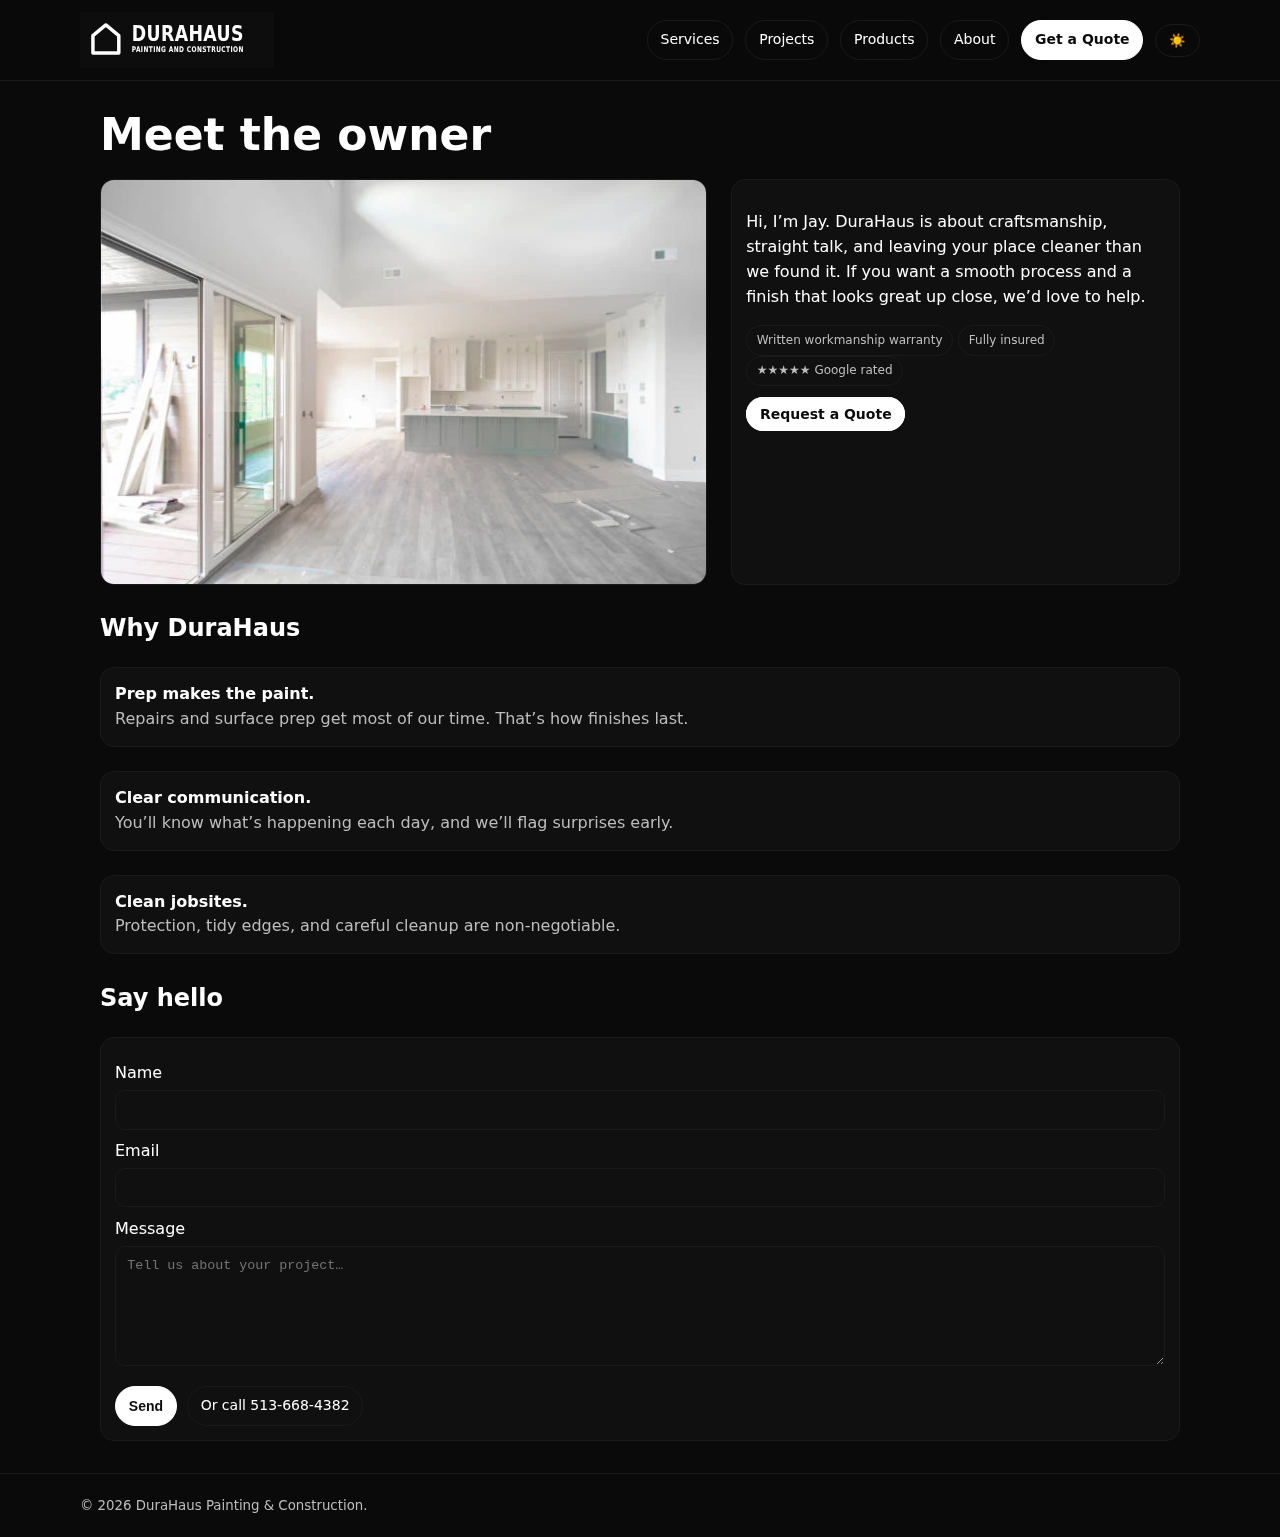
<file: about.html>
<!doctype html>
<html lang="en">
<head>
<meta charset="utf-8">
<meta name="viewport" content="width=device-width,initial-scale=1">
<title>About — DuraHaus Painting & Construction</title>
<link rel="canonical" href="./about.html">
<meta name="theme-color" content="#0a0a0a" media="(prefers-color-scheme: dark)">
<meta name="theme-color" content="#ffffff" media="(prefers-color-scheme: light)">
<style>
:root{--bg:#0a0a0a;--panel:#101010;--ink:#fff;--muted:#bdbdbd;--line:#1a1a1a;--max:1120px;--r:14px;--gap:24px;--brand:#fff}
:root[data-theme="light"]{--bg:#f7f7f9;--panel:#fff;--ink:#0b0d10;--muted:#606772;--line:#e7eaf0;--brand:#111823}
*{box-sizing:border-box}body{margin:0;background:var(--bg);color:var(--ink);font:16px/1.55 system-ui,-apple-system,Segoe UI,Roboto,Arial}
a{text-decoration:none;color:inherit}img{display:block;max-width:100%;height:auto;background:#0d0d0d}
.container{max-width:var(--max);margin:0 auto;padding:0 20px}
header{position:sticky;top:0;z-index:50;background:rgba(10,10,10,.92);backdrop-filter:saturate(140%) blur(8px);border-bottom:1px solid var(--line)}
:root[data-theme="light"] header{background:rgba(250,250,252,.85)}
.nav{display:flex;align-items:center;justify-content:space-between;gap:18px;padding:12px 0}
.brand img{height:56px}
.navlinks{display:flex;gap:12px;flex-wrap:wrap;align-items:center}
.pill{padding:.5rem .8rem;border:1px solid var(--line);border-radius:999px;font-size:14px}
.pill--solid{background:var(--brand);color:var(--bg);border-color:var(--brand);font-weight:700}
.toggle{padding:.5rem .8rem;border:1px solid var(--line);border-radius:999px;background:transparent}
h1{font-size:clamp(30px,6vw,44px);margin:20px 0 10px}
.grid{display:grid;gap:var(--gap)}@media(min-width:900px){.grid--2{grid-template-columns:1.15fr .85fr}}
.card{background:var(--panel);border:1px solid var(--line);border-radius:var(--r);overflow:hidden}
.card .pad{padding:14px}
.badge{display:inline-block;border:1px solid var(--line);border-radius:999px;padding:.3rem .6rem;font-size:12px;color:var(--muted)}
footer{border-top:1px solid var(--line);margin-top:2rem}.foot{padding:1.2rem 0}.muted{color:var(--muted)}
label{display:block;margin:.6rem 0 .25rem}
input,textarea{width:100%;padding:.7rem;border-radius:10px;border:1px solid var(--line);background:var(--panel);color:var(--ink)}
textarea{min-height:120px;resize:vertical}
</style>
</head>
<body>
<header>
  <div class="container nav">
    <a class="brand" href="index.html"><img src="assets/durahaus-logo.svg" alt="DuraHaus logo"></a>
    <nav class="navlinks">
      <a class="pill" href="services.html">Services</a>
      <a class="pill" href="projects.html">Projects</a>
      <a class="pill" href="products.html">Products</a>
      <a class="pill" href="about.html" aria-current="page">About</a>
      <a class="pill pill--solid" href="quote.html">Get a Quote</a>
      <button id="themeBtn" class="toggle" type="button">🌙</button>
    </nav>
  </div>
</header>

<main class="container">
  <h1>Meet the owner</h1>
  <div class="grid grid--2">
    <div class="card"><img src="assets/stock-interior.webp" alt="DuraHaus work"></div>
    <div class="card"><div class="pad">
      <p>Hi, I’m Jay. DuraHaus is about craftsmanship, straight talk, and leaving your place cleaner than we found it. If you want a smooth process and a finish that looks great up close, we’d love to help.</p>
      <p><span class="badge">Written workmanship warranty</span> <span class="badge">Fully insured</span> <span class="badge">★★★★★ Google rated</span></p>
      <p><a class="pill pill--solid" href="quote.html">Request a Quote</a></p>
    </div></div>
  </div>

  <section style="margin-top:1.6rem">
    <h2>Why DuraHaus</h2>
    <div class="grid">
      <div class="card"><div class="pad"><strong>Prep makes the paint.</strong><br><span class="muted">Repairs and surface prep get most of our time. That’s how finishes last.</span></div></div>
      <div class="card"><div class="pad"><strong>Clear communication.</strong><br><span class="muted">You’ll know what’s happening each day, and we’ll flag surprises early.</span></div></div>
      <div class="card"><div class="pad"><strong>Clean jobsites.</strong><br><span class="muted">Protection, tidy edges, and careful cleanup are non-negotiable.</span></div></div>
    </div>
  </section>

  <section style="margin-top:1.6rem">
    <h2>Say hello</h2>
    <div class="card"><div class="pad">
      <form action="mailto:durahaus.solutions@gmail.com" method="post" enctype="text/plain">
        <label for="name">Name</label><input id="name" name="Name" required>
        <label for="email">Email</label><input id="email" name="Email" type="email" required>
        <label for="msg">Message</label><textarea id="msg" name="Message" placeholder="Tell us about your project…"></textarea>
        <div style="margin-top:.8rem;display:flex;gap:10px;flex-wrap:wrap">
          <button class="pill pill--solid" type="submit">Send</button>
          <a class="pill" href="tel:+15136684382">Or call 513-668-4382</a>
        </div>
      </form>
    </div></div>
  </section>
</main>

<footer>
  <div class="container foot"><small class="muted">© <span id="y"></span> DuraHaus Painting & Construction.</small></div>
</footer>

<script>
document.getElementById('y').textContent=new Date().getFullYear();
(function(){const r=document.documentElement,b=document.getElementById('themeBtn');const s=localStorage.getItem('dh-theme');if(s)r.setAttribute('data-theme',s);b.textContent=(r.getAttribute('data-theme')==='light')?'🌙':'☀️';b.addEventListener('click',()=>{const cur=r.getAttribute('data-theme')||'dark',next=cur==='dark'?'light':'dark';r.setAttribute('data-theme',next);localStorage.setItem('dh-theme',next);b.textContent=next==='light'?'🌙':'☀️';});})();
</script>
</body>
</html>
</file>
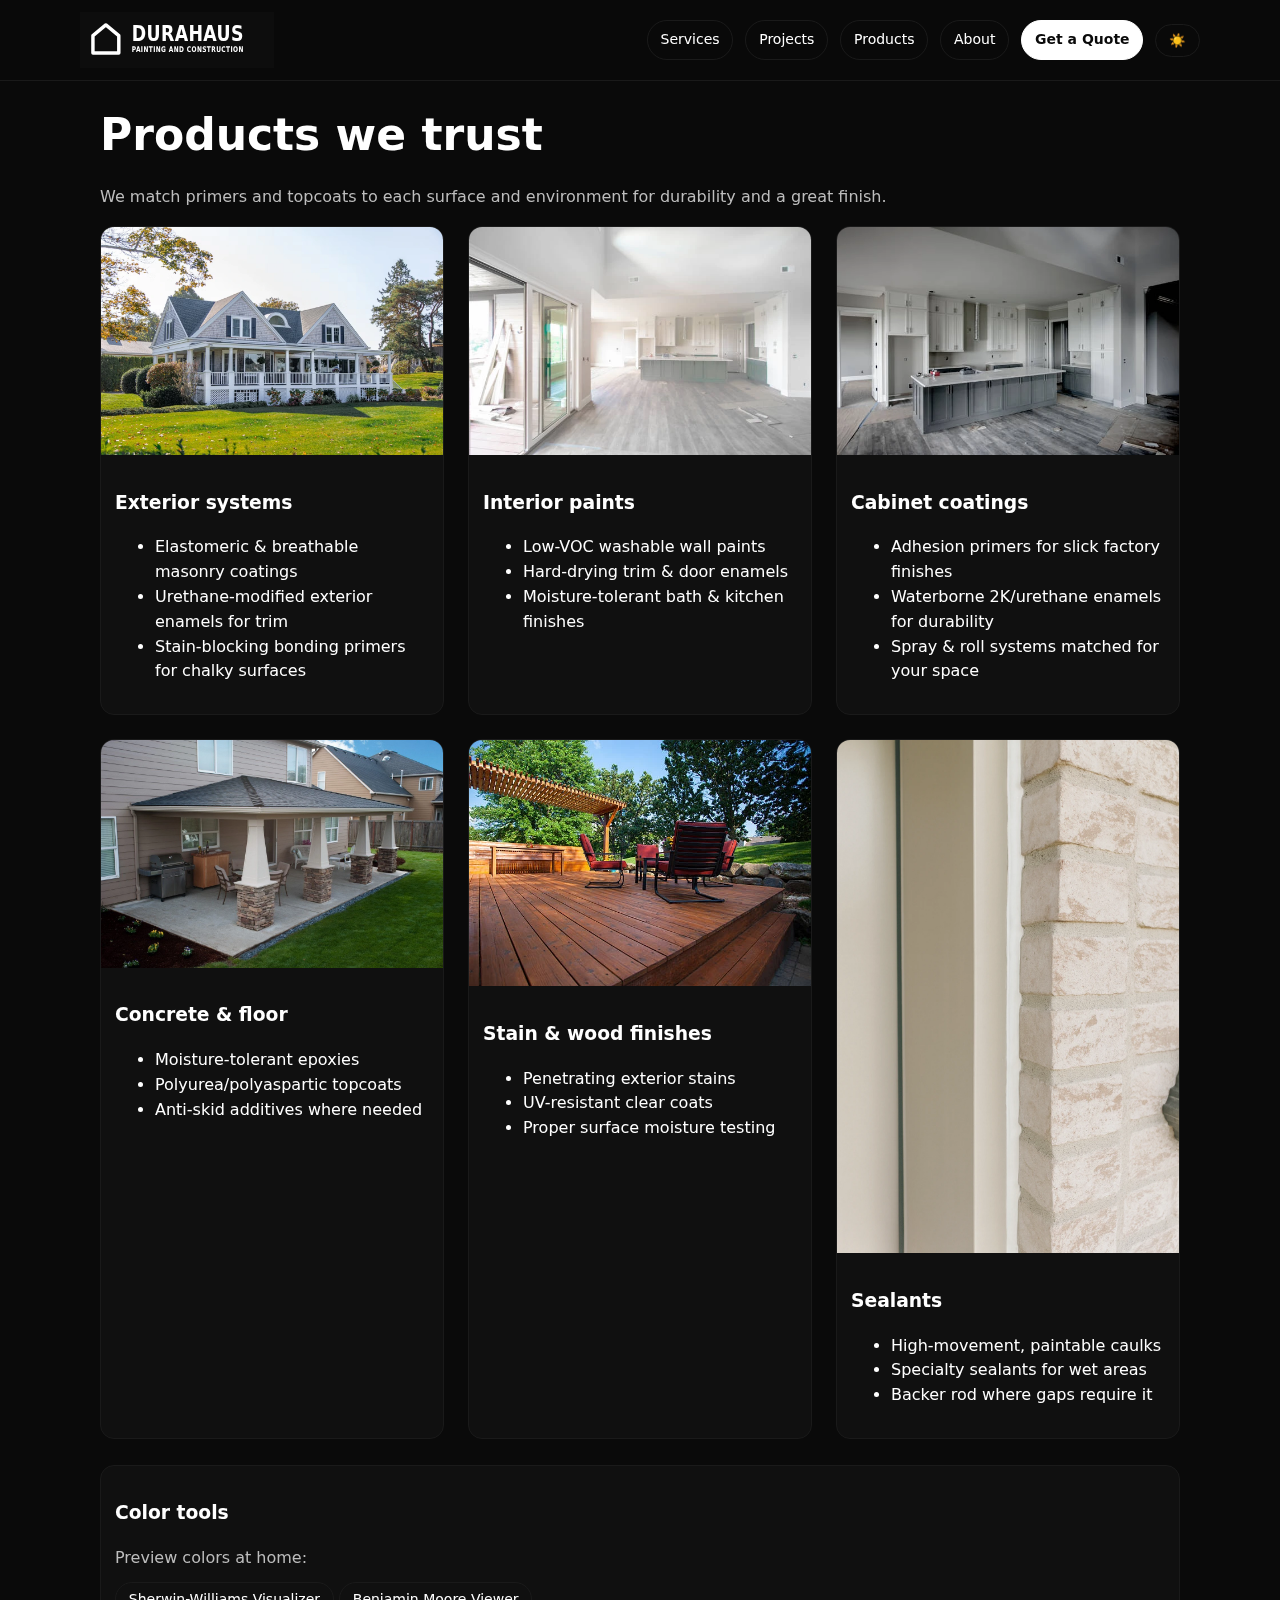
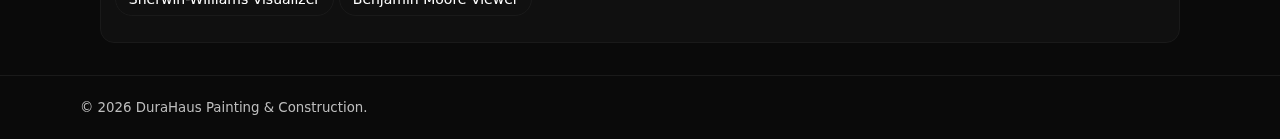
<file: products.html>
<!doctype html>
<html lang="en">
<head>
<meta charset="utf-8">
<meta name="viewport" content="width=device-width,initial-scale=1">
<title>Products We Trust — DuraHaus</title>
<link rel="canonical" href="./products.html">
<meta name="theme-color" content="#0a0a0a" media="(prefers-color-scheme: dark)">
<meta name="theme-color" content="#ffffff" media="(prefers-color-scheme: light)">
<style>
:root{--bg:#0a0a0a;--panel:#101010;--ink:#fff;--muted:#bdbdbd;--line:#1a1a1a;--max:1120px;--r:14px;--gap:24px;--brand:#fff}
:root[data-theme="light"]{--bg:#f7f7f9;--panel:#fff;--ink:#0b0d10;--muted:#606772;--line:#e7eaf0;--brand:#111823}
*{box-sizing:border-box}body{margin:0;background:var(--bg);color:var(--ink);font:16px/1.55 system-ui,-apple-system,Segoe UI,Roboto,Arial}
a{text-decoration:none;color:inherit}img{display:block;max-width:100%;height:auto;background:#0d0d0d}
.container{max-width:var(--max);margin:0 auto;padding:0 20px}
header{position:sticky;top:0;z-index:50;background:rgba(10,10,10,.92);backdrop-filter:saturate(140%) blur(8px);border-bottom:1px solid var(--line)}
:root[data-theme="light"] header{background:rgba(250,250,252,.85)}
.nav{display:flex;align-items:center;justify-content:space-between;gap:18px;padding:12px 0}
.brand img{height:56px}
.navlinks{display:flex;gap:12px;flex-wrap:wrap;align-items:center}
.pill{padding:.5rem .8rem;border:1px solid var(--line);border-radius:999px;font-size:14px}
.pill--solid{background:var(--brand);color:var(--bg);border-color:var(--brand);font-weight:700}
.toggle{padding:.5rem .8rem;border:1px solid var(--line);border-radius:999px;background:transparent}
h1{font-size:clamp(30px,6vw,44px);margin:20px 0 10px}
.grid{display:grid;gap:var(--gap)}@media(min-width:900px){.grid--3{grid-template-columns:repeat(3,1fr)}}
.card{background:var(--panel);border:1px solid var(--line);border-radius:var(--r);overflow:hidden}
.card .pad{padding:14px}
.badge{display:inline-block;border:1px solid var(--line);border-radius:999px;padding:.3rem .6rem;font-size:12px;color:var(--muted)}
footer{border-top:1px solid var(--line);margin-top:2rem}.foot{padding:1.2rem 0}.muted{color:var(--muted)}
</style>
</head>
<body>
<header>
  <div class="container nav">
    <a class="brand" href="index.html"><img src="assets/durahaus-logo.svg" alt="DuraHaus logo"></a>
    <nav class="navlinks">
      <a class="pill" href="services.html">Services</a>
      <a class="pill" href="projects.html">Projects</a>
      <a class="pill" href="products.html" aria-current="page">Products</a>
      <a class="pill" href="about.html">About</a>
      <a class="pill pill--solid" href="quote.html">Get a Quote</a>
      <button id="themeBtn" class="toggle" type="button">🌙</button>
    </nav>
  </div>
</header>

<main class="container">
  <h1>Products we trust</h1>
  <p class="muted">We match primers and topcoats to each surface and environment for durability and a great finish.</p>

  <section class="grid grid--3">
    <article class="card">
      <img src="assets/stock-exterior.webp" alt="Exterior coatings">
      <div class="pad">
        <h3>Exterior systems</h3>
        <ul>
          <li>Elastomeric & breathable masonry coatings</li>
          <li>Urethane-modified exterior enamels for trim</li>
          <li>Stain-blocking bonding primers for chalky surfaces</li>
        </ul>
      </div>
    </article>
    <article class="card">
      <img src="assets/stock-interior.webp" alt="Interior paints">
      <div class="pad">
        <h3>Interior paints</h3>
        <ul>
          <li>Low-VOC washable wall paints</li>
          <li>Hard-drying trim & door enamels</li>
          <li>Moisture-tolerant bath & kitchen finishes</li>
        </ul>
      </div>
    </article>
    <article class="card">
      <img src="assets/stock-cabinets.webp" alt="Cabinet coatings">
      <div class="pad">
        <h3>Cabinet coatings</h3>
        <ul>
          <li>Adhesion primers for slick factory finishes</li>
          <li>Waterborne 2K/urethane enamels for durability</li>
          <li>Spray & roll systems matched for your space</li>
        </ul>
      </div>
    </article>
    <article class="card">
      <img src="assets/stock-concrete.webp" alt="Concrete coatings">
      <div class="pad">
        <h3>Concrete & floor</h3>
        <ul>
          <li>Moisture-tolerant epoxies</li>
          <li>Polyurea/polyaspartic topcoats</li>
          <li>Anti-skid additives where needed</li>
        </ul>
      </div>
    </article>
    <article class="card">
      <img src="assets/stock-stain.webp" alt="Stain and wood finishes">
      <div class="pad">
        <h3>Stain & wood finishes</h3>
        <ul>
          <li>Penetrating exterior stains</li>
          <li>UV-resistant clear coats</li>
          <li>Proper surface moisture testing</li>
        </ul>
      </div>
    </article>
    <article class="card">
      <img src="assets/stock-caulking.webp" alt="Sealants">
      <div class="pad">
        <h3>Sealants</h3>
        <ul>
          <li>High-movement, paintable caulks</li>
          <li>Specialty sealants for wet areas</li>
          <li>Backer rod where gaps require it</li>
        </ul>
      </div>
    </article>
  </section>

  <section style="margin-top:1.6rem">
    <div class="card"><div class="pad">
      <h3>Color tools</h3>
      <p class="muted">Preview colors at home:</p>
      <p>
        <a class="pill" href="https://www.sherwin-williams.com/visualizer" target="_blank" rel="noopener">Sherwin-Williams Visualizer</a>
        <a class="pill" href="https://www.benjaminmoore.com/en-us/personal-color-viewer" target="_blank" rel="noopener">Benjamin Moore Viewer</a>
      </p>
    </div></div>
  </section>
</main>

<footer>
  <div class="container foot"><small class="muted">© <span id="y"></span> DuraHaus Painting & Construction.</small></div>
</footer>

<script>
document.getElementById('y').textContent=new Date().getFullYear();
(function(){const r=document.documentElement,b=document.getElementById('themeBtn');const s=localStorage.getItem('dh-theme');if(s)r.setAttribute('data-theme',s);b.textContent=(r.getAttribute('data-theme')==='light')?'🌙':'☀️';b.addEventListener('click',()=>{const cur=r.getAttribute('data-theme')||'dark',next=cur==='dark'?'light':'dark';r.setAttribute('data-theme',next);localStorage.setItem('dh-theme',next);b.textContent=next==='light'?'🌙':'☀️';});})();
</script>
</body>
</html>
</file>
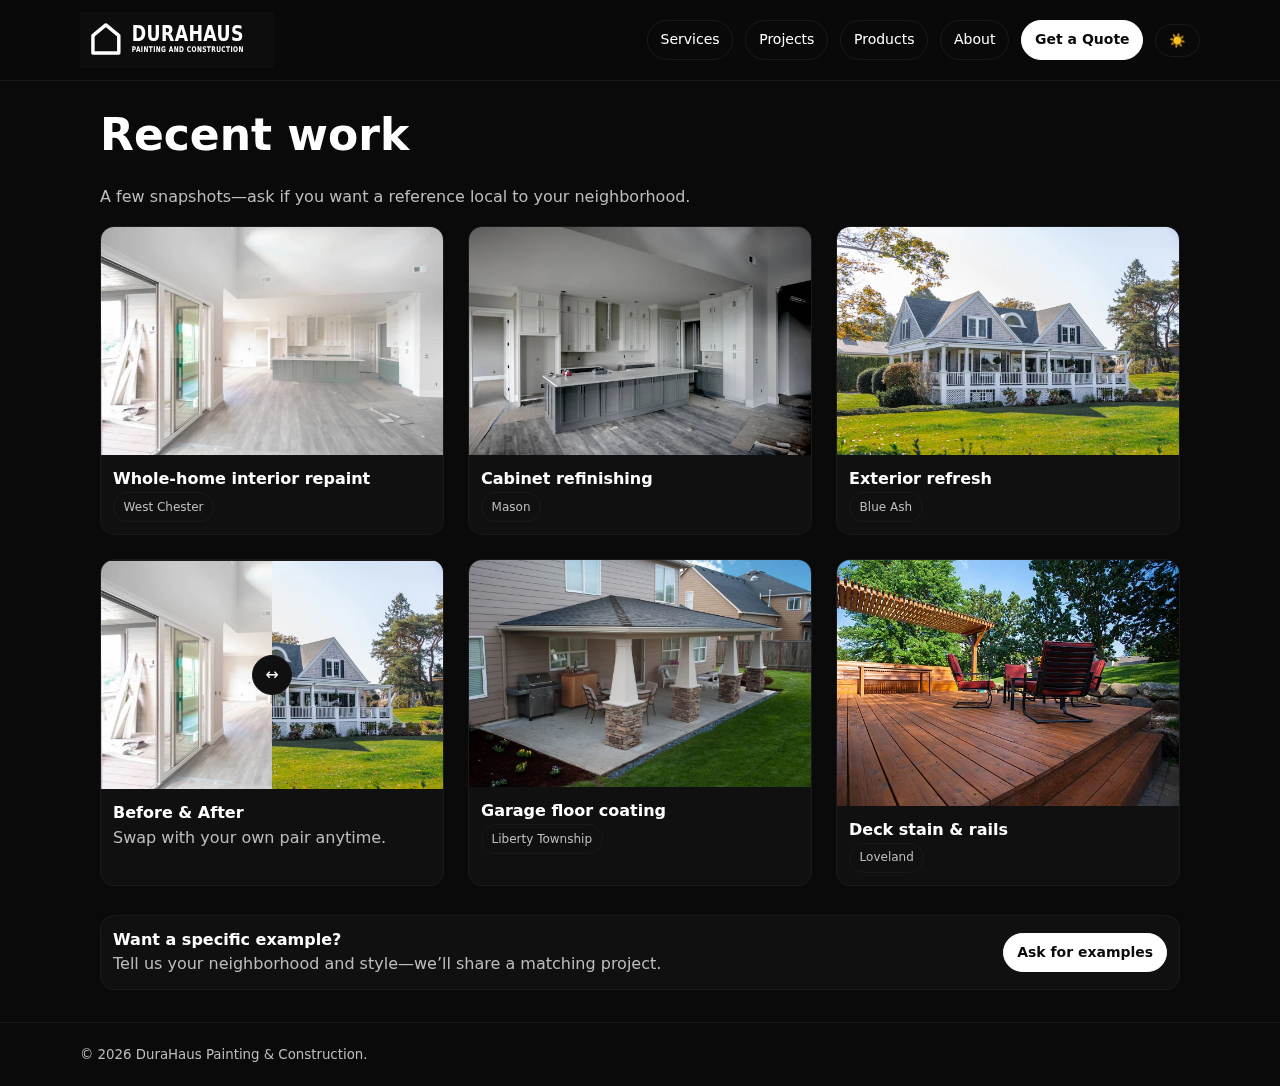
<file: projects.html>
<!doctype html>
<html lang="en">
<head>
<meta charset="utf-8">
<meta name="viewport" content="width=device-width,initial-scale=1">
<title>Projects — DuraHaus Painting & Construction</title>
<link rel="canonical" href="./projects.html">
<meta name="theme-color" content="#0a0a0a" media="(prefers-color-scheme: dark)">
<meta name="theme-color" content="#ffffff" media="(prefers-color-scheme: light)">
<style>
:root{--bg:#0a0a0a;--panel:#101010;--ink:#fff;--muted:#bdbdbd;--line:#1a1a1a;--max:1120px;--r:14px;--gap:24px;--brand:#fff}
:root[data-theme="light"]{--bg:#f7f7f9;--panel:#fff;--ink:#0b0d10;--muted:#606772;--line:#e7eaf0;--brand:#111823}
*{box-sizing:border-box}body{margin:0;background:var(--bg);color:var(--ink);font:16px/1.55 system-ui,-apple-system,Segoe UI,Roboto,Arial}
a{text-decoration:none;color:inherit}img{display:block;max-width:100%;height:auto;background:#0d0d0d}
.container{max-width:var(--max);margin:0 auto;padding:0 20px}
header{position:sticky;top:0;z-index:50;background:rgba(10,10,10,.92);backdrop-filter:saturate(140%) blur(8px);border-bottom:1px solid var(--line)}
:root[data-theme="light"] header{background:rgba(250,250,252,.85)}
.nav{display:flex;align-items:center;justify-content:space-between;gap:18px;padding:12px 0}
.brand{display:flex;gap:14px;align-items:center}.brand img{height:56px}
.navlinks{display:flex;gap:12px;flex-wrap:wrap;align-items:center}
.pill{padding:.5rem .8rem;border:1px solid var(--line);border-radius:999px;font-size:14px}
.pill--solid{background:var(--brand);color:var(--bg);border-color:var(--brand);font-weight:700}
.toggle{padding:.5rem .8rem;border:1px solid var(--line);border-radius:999px;background:transparent}
h1{font-size:clamp(30px,6vw,44px);margin:20px 0 10px}
.grid{display:grid;gap:var(--gap)}@media(min-width:900px){.grid--3{grid-template-columns:repeat(3,1fr)}}
.card{background:var(--panel);border:1px solid var(--line);border-radius:var(--r);overflow:hidden}
.card .pad{padding:12px}
.badge{display:inline-block;border:1px solid var(--line);border-radius:999px;padding:.3rem .6rem;font-size:12px;color:var(--muted)}
footer{border-top:1px solid var(--line);margin-top:2rem}.foot{padding:1.2rem 0}.muted{color:var(--muted)}
/* simple before/after */
.ba{position:relative;border-top:1px solid var(--line)}
.ba .after{position:absolute;inset:0;overflow:hidden}
.ba .after img{position:absolute;inset:0;width:100%;height:100%;object-fit:cover;clip-path:inset(0 0 0 50%)}
.ba input{position:absolute;inset:0;opacity:0}
.ba .handle{position:absolute;top:50%;left:50%;transform:translate(-50%,-50%);width:40px;height:40px;border-radius:50%;display:grid;place-items:center;background:var(--panel);border:1px solid var(--line)}
</style>
</head>
<body>
<header>
  <div class="container nav">
    <a class="brand" href="index.html"><img src="assets/durahaus-logo.svg" alt="DuraHaus logo"></a>
    <nav class="navlinks">
      <a class="pill" href="services.html">Services</a>
      <a class="pill" href="projects.html" aria-current="page">Projects</a>
      <a class="pill" href="products.html">Products</a>
      <a class="pill" href="about.html">About</a>
      <a class="pill pill--solid" href="quote.html">Get a Quote</a>
      <button id="themeBtn" class="toggle" type="button">🌙</button>
    </nav>
  </div>
</header>

<main class="container">
  <h1>Recent work</h1>
  <p class="muted">A few snapshots—ask if you want a reference local to your neighborhood.</p>

  <section class="grid grid--3">
    <article class="card">
      <img src="assets/stock-interior.webp" alt="Interior repaint">
      <div class="pad"><strong>Whole-home interior repaint</strong><br><span class="badge">West Chester</span></div>
    </article>
    <article class="card">
      <img src="assets/stock-cabinets.webp" alt="Cabinet refinishing">
      <div class="pad"><strong>Cabinet refinishing</strong><br><span class="badge">Mason</span></div>
    </article>
    <article class="card">
      <img src="assets/stock-exterior.webp" alt="Exterior repaint">
      <div class="pad"><strong>Exterior refresh</strong><br><span class="badge">Blue Ash</span></div>
    </article>

    <!-- simple before/after using available assets as demo -->
    <article class="card">
      <div class="ba" id="ba1">
        <img src="assets/stock-interior.webp" alt="Before">
        <div class="after"><img src="assets/stock-exterior.webp" alt="After"></div>
        <div class="handle">↔</div>
        <input type="range" min="0" max="100" value="50" aria-label="Reveal after image">
      </div>
      <div class="pad"><strong>Before & After</strong><br><span class="muted">Swap with your own pair anytime.</span></div>
    </article>

    <article class="card">
      <img src="assets/stock-concrete.webp" alt="Concrete coating">
      <div class="pad"><strong>Garage floor coating</strong><br><span class="badge">Liberty Township</span></div>
    </article>
    <article class="card">
      <img src="assets/stock-stain.webp" alt="Deck staining">
      <div class="pad"><strong>Deck stain & rails</strong><br><span class="badge">Loveland</span></div>
    </article>
  </section>

  <section style="margin-top:1.8rem">
    <div class="card"><div class="pad" style="display:flex;gap:10px;flex-wrap:wrap;align-items:center;justify-content:space-between">
      <div><strong>Want a specific example?</strong><br><span class="muted">Tell us your neighborhood and style—we’ll share a matching project.</span></div>
      <a class="pill pill--solid" href="quote.html">Ask for examples</a>
    </div></div>
  </section>
</main>

<footer>
  <div class="container foot"><small class="muted">© <span id="y"></span> DuraHaus Painting & Construction.</small></div>
</footer>

<script>
document.getElementById('y').textContent=new Date().getFullYear();
(function(){const r=document.documentElement,b=document.getElementById('themeBtn');const s=localStorage.getItem('dh-theme');if(s)r.setAttribute('data-theme',s);b.textContent=(r.getAttribute('data-theme')==='light')?'🌙':'☀️';b.addEventListener('click',()=>{const cur=r.getAttribute('data-theme')||'dark',next=cur==='dark'?'light':'dark';r.setAttribute('data-theme',next);localStorage.setItem('dh-theme',next);b.textContent=next==='light'?'🌙':'☀️';});})();
(function(el){if(!el)return;const r=el.querySelector('input'),a=el.querySelector('.after img'),h=el.querySelector('.handle');function u(v){a.style.clipPath=`inset(0 0 0 ${v}%)`;h.style.left=v+'%'}r.addEventListener('input',e=>u(e.target.value));u(50);})(document.getElementById('ba1'));
</script>
</body>
</html>
</file>
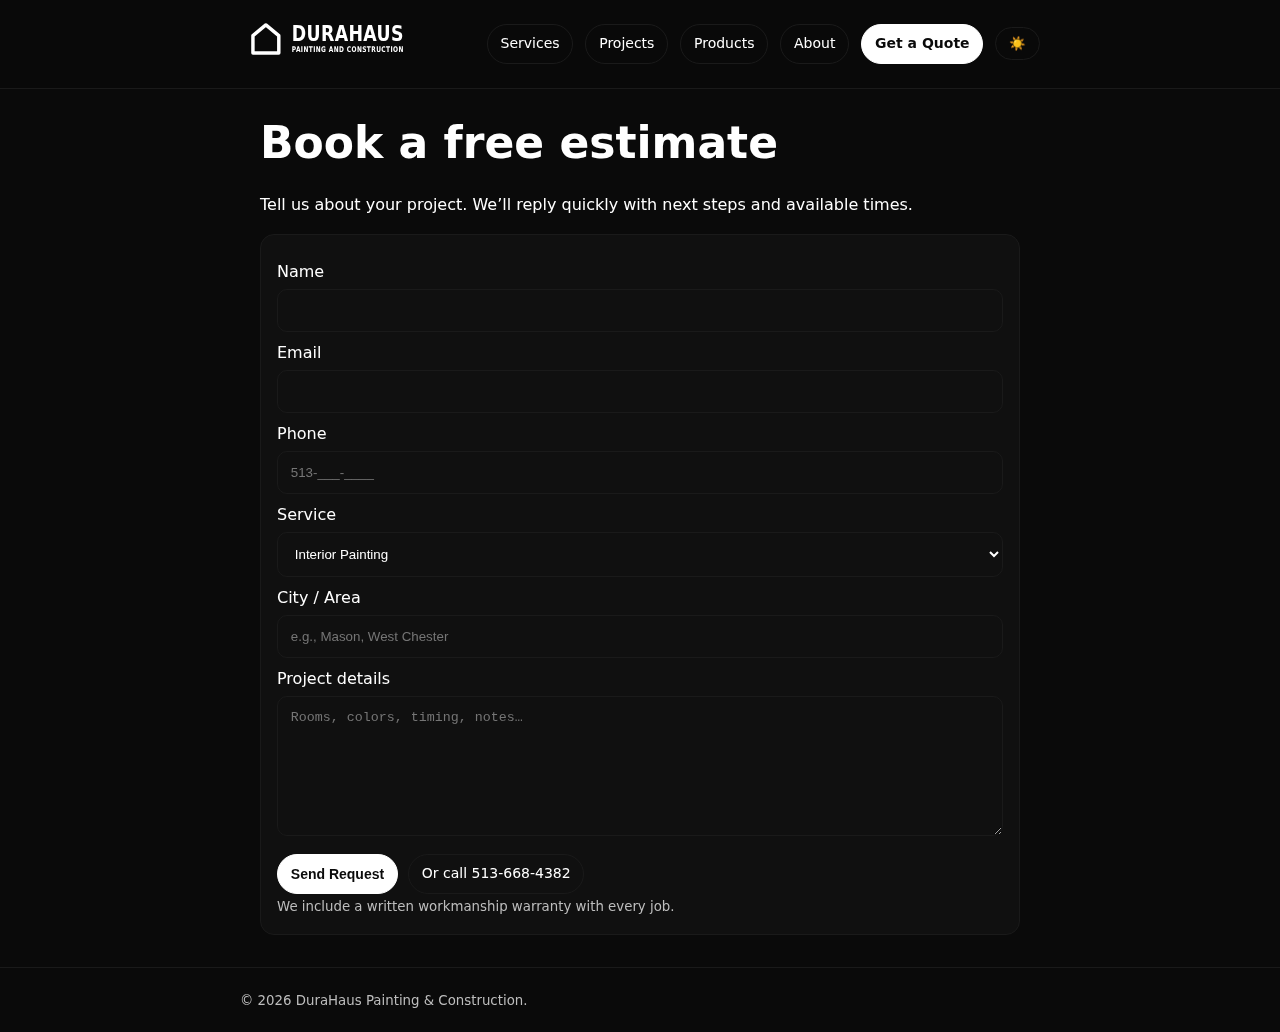
<file: quote.html>
<!doctype html>
<html lang="en">
<head>
<meta charset="utf-8">
<meta name="viewport" content="width=device-width,initial-scale=1">
<title>Get a Quote — DuraHaus</title>
<link rel="canonical" href="./quote.html">
<meta name="theme-color" content="#0a0a0a" media="(prefers-color-scheme: dark)">
<meta name="theme-color" content="#ffffff" media="(prefers-color-scheme: light)">
<style>
:root{--bg:#0a0a0a;--panel:#101010;--ink:#fff;--muted:#bdbdbd;--line:#1a1a1a;--max:800px;--r:14px;--gap:24px;--brand:#fff}
:root[data-theme="light"]{--bg:#f7f7f9;--panel:#fff;--ink:#0b0d10;--muted:#606772;--line:#e7eaf0;--brand:#111823}
*{box-sizing:border-box}body{margin:0;background:var(--bg);color:var(--ink);font:16px/1.55 system-ui,-apple-system,Segoe UI,Roboto,Arial}
a{text-decoration:none;color:inherit}
.container{max-width:var(--max);margin:0 auto;padding:0 20px}
header{position:sticky;top:0;z-index:50;background:rgba(10,10,10,.92);backdrop-filter:saturate(140%) blur(8px);border-bottom:1px solid var(--line)}
:root[data-theme="light"] header{background:rgba(250,250,252,.85)}
.nav{display:flex;align-items:center;justify-content:space-between;gap:18px;padding:12px 0}
.brand img{height:56px}
.navlinks{display:flex;gap:12px;flex-wrap:wrap;align-items:center}
.pill{padding:.5rem .8rem;border:1px solid var(--line);border-radius:999px;font-size:14px}
.pill--solid{background:var(--brand);color:var(--bg);border-color:var(--brand);font-weight:700}
.toggle{padding:.5rem .8rem;border:1px solid var(--line);border-radius:999px;background:transparent}
h1{font-size:clamp(30px,6vw,44px);margin:20px 0 10px}
.card{background:var(--panel);border:1px solid var(--line);border-radius:var(--r);overflow:hidden}
.card .pad{padding:16px}
label{display:block;margin:.6rem 0 .25rem}
input,textarea,select{width:100%;padding:.8rem;border-radius:10px;border:1px solid var(--line);background:var(--panel);color:var(--ink)}
textarea{min-height:140px;resize:vertical}
small.muted{color:var(--muted)}
footer{border-top:1px solid var(--line);margin-top:2rem}.foot{padding:1.2rem 0}
</style>
</head>
<body>
<header>
  <div class="container nav">
    <a class="brand" href="index.html"><img src="assets/durahaus-logo.svg" alt="DuraHaus logo"></a>
    <nav class="navlinks">
      <a class="pill" href="services.html">Services</a>
      <a class="pill" href="projects.html">Projects</a>
      <a class="pill" href="products.html">Products</a>
      <a class="pill" href="about.html">About</a>
      <a class="pill pill--solid" href="quote.html" aria-current="page">Get a Quote</a>
      <button id="themeBtn" class="toggle" type="button">🌙</button>
    </nav>
  </div>
</header>

<main class="container">
  <h1>Book a free estimate</h1>
  <p class="muted">Tell us about your project. We’ll reply quickly with next steps and available times.</p>

  <div class="card">
    <div class="pad">
      <!-- Mailto fallback; swap to your form handler later -->
      <form action="mailto:durahaus.solutions@gmail.com" method="post" enctype="text/plain">
        <label for="name">Name</label><input id="name" name="Name" required>
        <label for="email">Email</label><input id="email" name="Email" type="email" required>
        <label for="phone">Phone</label><input id="phone" name="Phone" inputmode="tel" placeholder="513-___-____" required>
        <label for="service">Service</label>
        <select id="service" name="Service">
          <option>Interior Painting</option><option>Exterior Painting</option><option>Cabinet Refinishing</option>
          <option>Concrete Coatings</option><option>Drywall & Repair</option><option>Stain & Wood Care</option>
          <option>Caulking & Sealants</option><option>Metal Painting</option><option>Waterproof Coatings</option>
        </select>
        <label for="address">City / Area</label><input id="address" name="Area" placeholder="e.g., Mason, West Chester">
        <label for="msg">Project details</label><textarea id="msg" name="Details" placeholder="Rooms, colors, timing, notes…"></textarea>
        <div style="display:flex;gap:10px;flex-wrap:wrap;margin-top:10px">
          <button class="pill pill--solid" type="submit">Send Request</button>
          <a class="pill" href="tel:+15136684382">Or call 513-668-4382</a>
        </div>
        <small class="muted">We include a written workmanship warranty with every job.</small>
      </form>
    </div>
  </div>
</main>

<footer>
  <div class="container foot"><small class="muted">© <span id="y"></span> DuraHaus Painting & Construction.</small></div>
</footer>

<script>
document.getElementById('y').textContent=new Date().getFullYear();
(function(){const r=document.documentElement,b=document.getElementById('themeBtn');const s=localStorage.getItem('dh-theme');if(s)r.setAttribute('data-theme',s);b.textContent=(r.getAttribute('data-theme')==='light')?'🌙':'☀️';b.addEventListener('click',()=>{const cur=r.getAttribute('data-theme')||'dark',next=cur==='dark'?'light':'dark';r.setAttribute('data-theme',next);localStorage.setItem('dh-theme',next);b.textContent=next==='light'?'🌙':'☀️';});})();
</script>
</body>
</html>
</file>
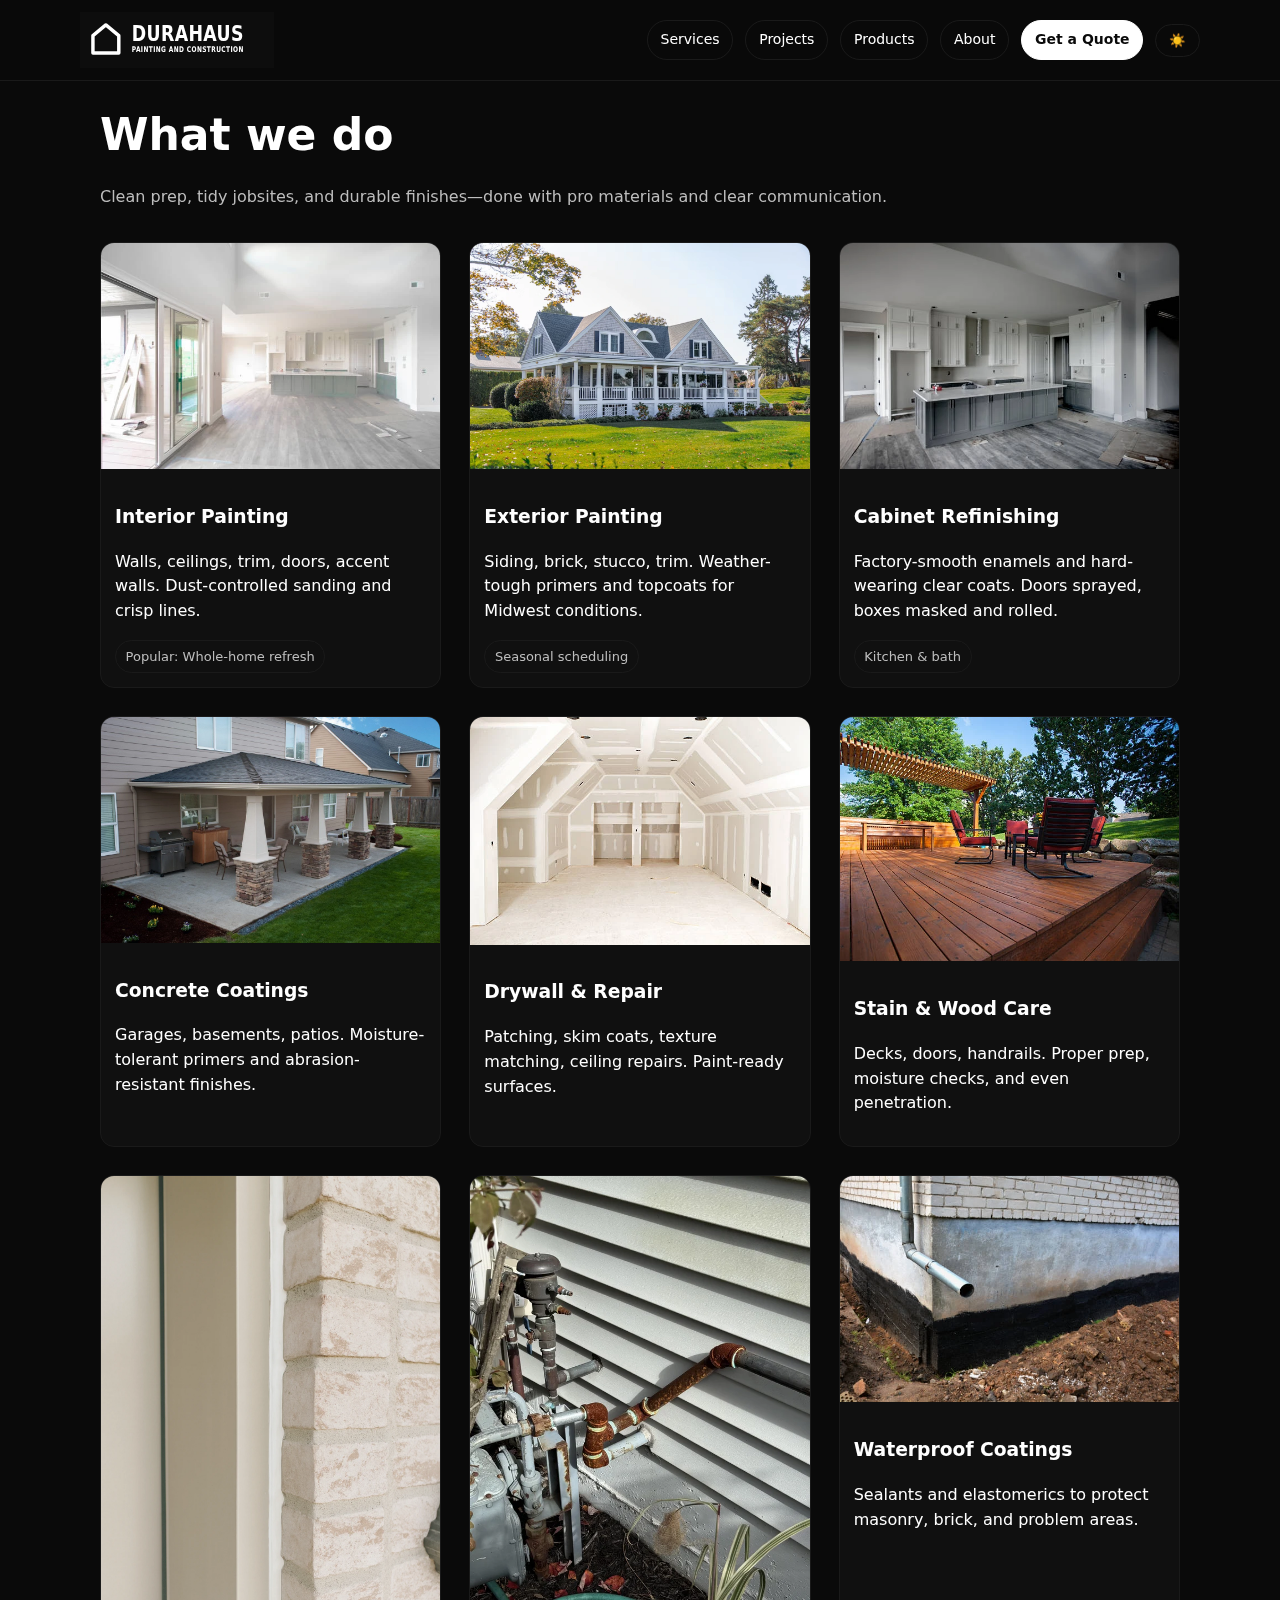
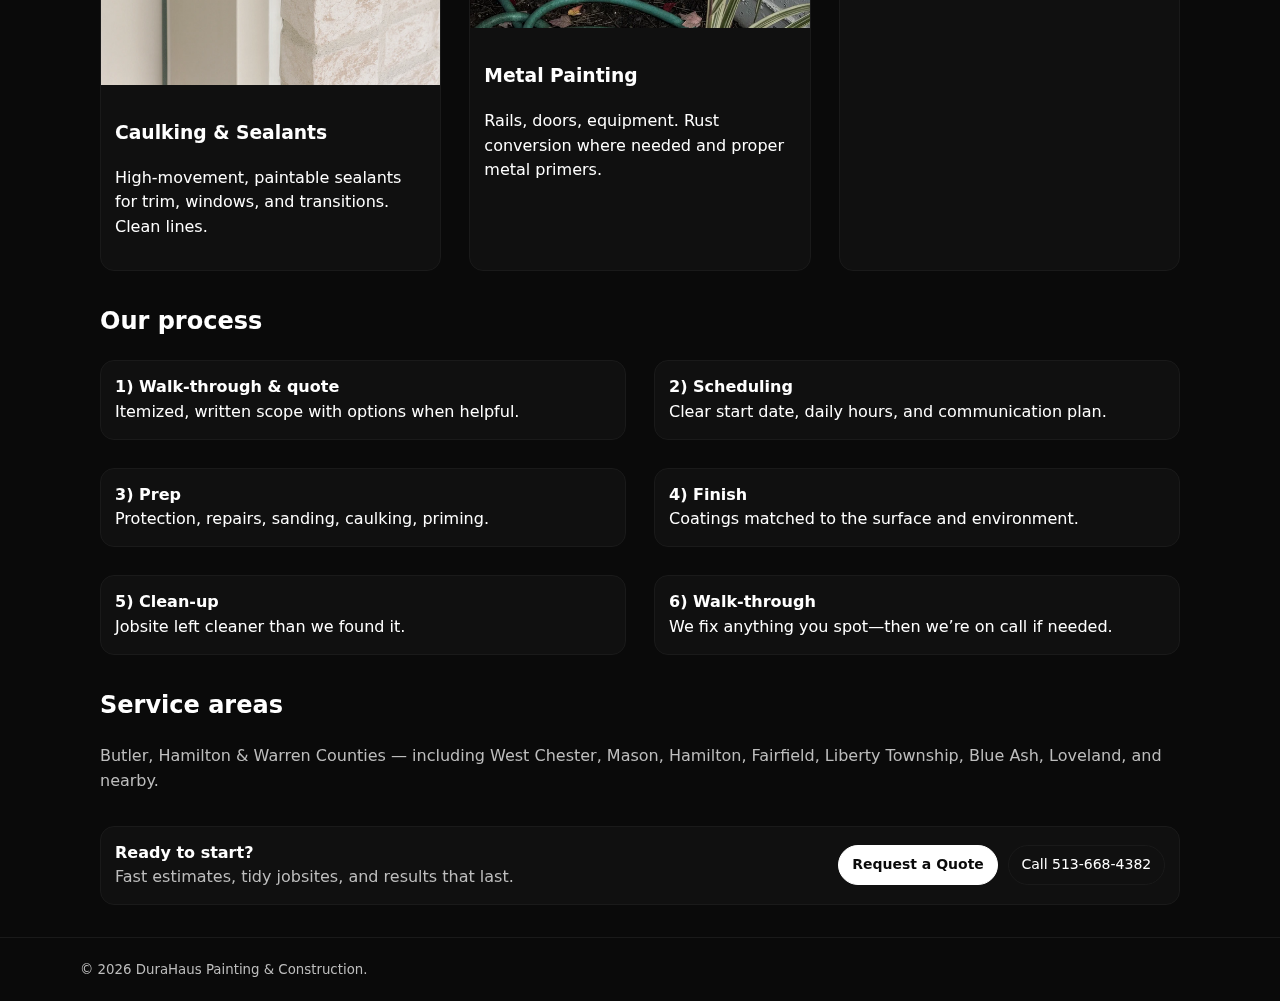
<file: services.html>
<!doctype html>
<html lang="en">
<head>
<meta charset="utf-8">
<meta name="viewport" content="width=device-width,initial-scale=1">
<title>Services — DuraHaus Painting & Construction</title>
<meta name="description" content="Interior & exterior painting, cabinets, concrete coatings, drywall repair, staining, caulking, metal, waterproof coatings.">
<link rel="canonical" href="./services.html">
<meta name="theme-color" content="#0a0a0a" media="(prefers-color-scheme: dark)">
<meta name="theme-color" content="#ffffff" media="(prefers-color-scheme: light)">
<style>
:root{--bg:#0a0a0a;--panel:#101010;--ink:#fff;--muted:#bdbdbd;--line:#1a1a1a;--max:1120px;--r:14px;--gap:28px;--brand:#fff}
:root[data-theme="light"]{--bg:#f7f7f9;--panel:#fff;--ink:#0b0d10;--muted:#606772;--line:#e7eaf0;--brand:#111823}
*{box-sizing:border-box}html,body{height:100%}
body{margin:0;background:var(--bg);color:var(--ink);font:16px/1.55 system-ui,-apple-system,Segoe UI,Roboto,Arial;-webkit-font-smoothing:antialiased}
a{color:inherit;text-decoration:none}
img{display:block;max-width:100%;height:auto;background:#0d0d0d}
.container{max-width:var(--max);margin:0 auto;padding:0 20px}
header{position:sticky;top:0;z-index:50;background:rgba(10,10,10,.92);backdrop-filter:saturate(140%) blur(8px);border-bottom:1px solid var(--line)}
:root[data-theme="light"] header{background:rgba(250,250,252,.85)}
.nav{display:flex;align-items:center;justify-content:space-between;gap:18px;padding:12px 0}
.brand{display:flex;align-items:center;gap:14px}
.brand img{height:56px}
.navlinks{display:flex;gap:12px;flex-wrap:wrap;align-items:center}
.pill{padding:.5rem .8rem;border:1px solid var(--line);border-radius:999px;font-size:14px}
.pill--solid{background:var(--brand);color:var(--bg);border-color:var(--brand);font-weight:700}
.iconbtn{display:inline-flex;align-items:center;justify-content:center;width:40px;height:40px;border:1px solid var(--line);border-radius:999px}
main{padding-bottom:40px}
h1{font-size:clamp(30px,6vw,44px);margin:20px 0 10px}
.lead{color:var(--muted)}
.grid{display:grid;gap:var(--gap)}
@media(min-width:900px){.grid--3{grid-template-columns:repeat(3,1fr)}.grid--2{grid-template-columns:repeat(2,1fr)}}
.card{background:var(--panel);border:1px solid var(--line);border-radius:var(--r);overflow:hidden}
.card .pad{padding:14px}
section{margin:2rem 0}
.badge{display:inline-block;border:1px solid var(--line);border-radius:999px;padding:.35rem .6rem;font-size:13px;color:var(--muted)}
footer{border-top:1px solid var(--line);margin-top:2rem}.foot{padding:1.2rem 0}.muted{color:var(--muted)}
.toggle{padding:.5rem .8rem;border:1px solid var(--line);border-radius:999px;background:transparent}
</style>
</head>
<body>
<header>
  <div class="container nav">
    <a class="brand" href="index.html" aria-label="DuraHaus home"><img src="assets/durahaus-logo.svg" alt="DuraHaus logo"></a>
    <nav class="navlinks" aria-label="Primary">
      <a class="pill" href="services.html" aria-current="page">Services</a>
      <a class="pill" href="projects.html">Projects</a>
      <a class="pill" href="products.html">Products</a>
      <a class="pill" href="about.html">About</a>
      <a class="pill pill--solid" href="quote.html">Get a Quote</a>
      <button id="themeBtn" class="toggle" type="button" aria-label="Toggle theme">🌙</button>
    </nav>
  </div>
</header>

<main class="container">
  <h1>What we do</h1>
  <p class="lead">Clean prep, tidy jobsites, and durable finishes—done with pro materials and clear communication.</p>

  <!-- Top grid -->
  <section>
    <div class="grid grid--3">
      <article class="card" id="interior">
        <img src="assets/stock-interior.webp" alt="Interior painting">
        <div class="pad">
          <h3>Interior Painting</h3>
          <p>Walls, ceilings, trim, doors, accent walls. Dust-controlled sanding and crisp lines.</p>
          <div class="badge">Popular: Whole-home refresh</div>
        </div>
      </article>
      <article class="card" id="exterior">
        <img src="assets/stock-exterior.webp" alt="Exterior painting">
        <div class="pad">
          <h3>Exterior Painting</h3>
          <p>Siding, brick, stucco, trim. Weather-tough primers and topcoats for Midwest conditions.</p>
          <div class="badge">Seasonal scheduling</div>
        </div>
      </article>
      <article class="card" id="cabinets">
        <img src="assets/stock-cabinets.webp" alt="Cabinet refinishing">
        <div class="pad">
          <h3>Cabinet Refinishing</h3>
          <p>Factory-smooth enamels and hard-wearing clear coats. Doors sprayed, boxes masked and rolled.</p>
          <div class="badge">Kitchen & bath</div>
        </div>
      </article>
      <article class="card" id="concrete">
        <img src="assets/stock-concrete.webp" alt="Concrete coatings">
        <div class="pad">
          <h3>Concrete Coatings</h3>
          <p>Garages, basements, patios. Moisture-tolerant primers and abrasion-resistant finishes.</p>
        </div>
      </article>
      <article class="card" id="drywall">
        <img src="assets/stock-drywall.webp" alt="Drywall & repair">
        <div class="pad">
          <h3>Drywall & Repair</h3>
          <p>Patching, skim coats, texture matching, ceiling repairs. Paint-ready surfaces.</p>
        </div>
      </article>
      <article class="card" id="stain">
        <img src="assets/stock-stain.webp" alt="Staining & wood care">
        <div class="pad">
          <h3>Stain & Wood Care</h3>
          <p>Decks, doors, handrails. Proper prep, moisture checks, and even penetration.</p>
        </div>
      </article>
      <article class="card" id="caulking">
        <img src="assets/stock-caulking.webp" alt="Caulking & sealants">
        <div class="pad">
          <h3>Caulking & Sealants</h3>
          <p>High-movement, paintable sealants for trim, windows, and transitions. Clean lines.</p>
        </div>
      </article>
      <article class="card" id="metal">
        <img src="assets/stock-metal.webp" alt="Metal painting">
        <div class="pad">
          <h3>Metal Painting</h3>
          <p>Rails, doors, equipment. Rust conversion where needed and proper metal primers.</p>
        </div>
      </article>
      <article class="card" id="waterproof">
        <img src="assets/stock-waterproof.webp" alt="Waterproof coatings">
        <div class="pad">
          <h3>Waterproof Coatings</h3>
          <p>Sealants and elastomerics to protect masonry, brick, and problem areas.</p>
        </div>
      </article>
    </div>
  </section>

  <!-- Process -->
  <section>
    <h2>Our process</h2>
    <div class="grid grid--2">
      <div class="card"><div class="pad"><strong>1) Walk-through & quote</strong><br>Itemized, written scope with options when helpful.</div></div>
      <div class="card"><div class="pad"><strong>2) Scheduling</strong><br>Clear start date, daily hours, and communication plan.</div></div>
      <div class="card"><div class="pad"><strong>3) Prep</strong><br>Protection, repairs, sanding, caulking, priming.</div></div>
      <div class="card"><div class="pad"><strong>4) Finish</strong><br>Coatings matched to the surface and environment.</div></div>
      <div class="card"><div class="pad"><strong>5) Clean-up</strong><br>Jobsite left cleaner than we found it.</div></div>
      <div class="card"><div class="pad"><strong>6) Walk-through</strong><br>We fix anything you spot—then we’re on call if needed.</div></div>
    </div>
  </section>

  <!-- Service areas -->
  <section>
    <h2>Service areas</h2>
    <p class="muted">Butler, Hamilton & Warren Counties — including West Chester, Mason, Hamilton, Fairfield, Liberty Township, Blue Ash, Loveland, and nearby.</p>
  </section>

  <section>
    <div class="card"><div class="pad" style="display:flex;flex-wrap:wrap;gap:10px;align-items:center;justify-content:space-between">
      <div><strong>Ready to start?</strong><br><span class="muted">Fast estimates, tidy jobsites, and results that last.</span></div>
      <div style="display:flex;gap:10px;flex-wrap:wrap">
        <a class="pill pill--solid" href="quote.html">Request a Quote</a>
        <a class="pill" href="tel:+15136684382">Call 513-668-4382</a>
      </div>
    </div></div>
  </section>
</main>

<footer>
  <div class="container foot"><small class="muted">© <span id="y"></span> DuraHaus Painting & Construction.</small></div>
</footer>

<script>
document.getElementById('y').textContent=new Date().getFullYear();
(function(){const r=document.documentElement,b=document.getElementById('themeBtn');const s=localStorage.getItem('dh-theme');if(s)r.setAttribute('data-theme',s);b.textContent=(r.getAttribute('data-theme')==='light')?'🌙':'☀️';b.addEventListener('click',()=>{const cur=r.getAttribute('data-theme')||'dark',next=cur==='dark'?'light':'dark';r.setAttribute('data-theme',next);localStorage.setItem('dh-theme',next);b.textContent=next==='light'?'🌙':'☀️';});})();
</script>
</body>
</html>
</file>
